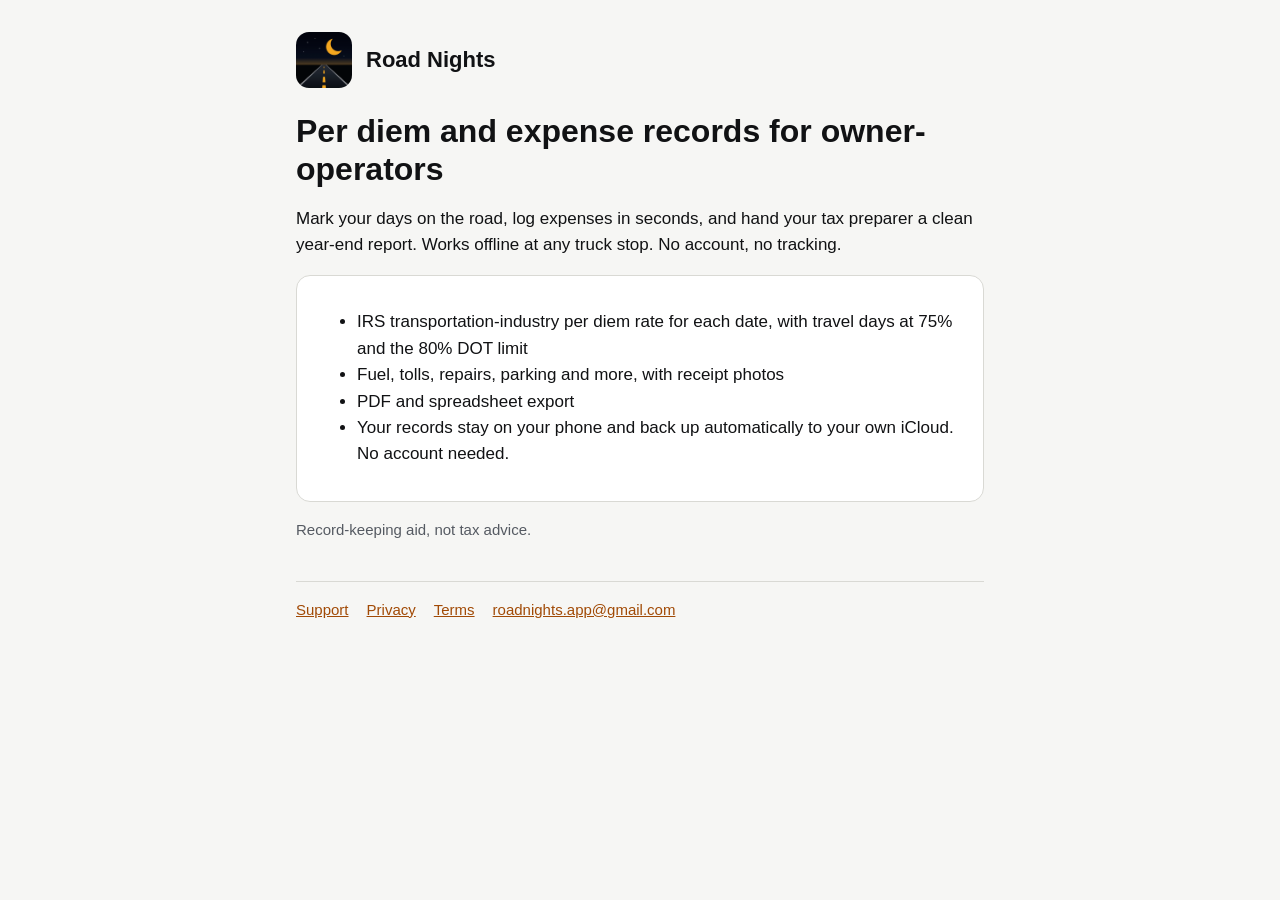
<file: index.html>
<!doctype html>
<html lang="en">
<head>
<meta charset="utf-8">
<meta name="viewport" content="width=device-width, initial-scale=1">
<title>Road Nights: Per Diem Tracker for Owner-Operators</title>
<meta name="description" content="Track days on the road and trucking expenses offline. IRS transportation per diem, calculated for you, with a year-end report for your tax preparer.">
<link rel="stylesheet" href="style.css">
</head>
<body>
<main>
<header><img src="icon.png" alt=""><a href="index.html">Road Nights</a></header>
<h1>Per diem and expense records for owner-operators</h1>
<p>Mark your days on the road, log expenses in seconds, and hand your tax preparer a clean year-end report. Works offline at any truck stop. No account, no tracking.</p>
<div class="card">
<ul>
<li>IRS transportation-industry per diem rate for each date, with travel days at 75% and the 80% DOT limit</li>
<li>Fuel, tolls, repairs, parking and more, with receipt photos</li>
<li>PDF and spreadsheet export</li>
<li>Your records stay on your phone and back up automatically to your own iCloud. No account needed.</li>
</ul>
</div>
<p class="muted">Record-keeping aid, not tax advice.</p>
<nav><a href="support.html">Support</a><a href="privacy.html">Privacy</a><a href="terms.html">Terms</a><a href="mailto:roadnights.app@gmail.com">roadnights.app@gmail.com</a></nav>
</main>
</body>
</html>
</file>
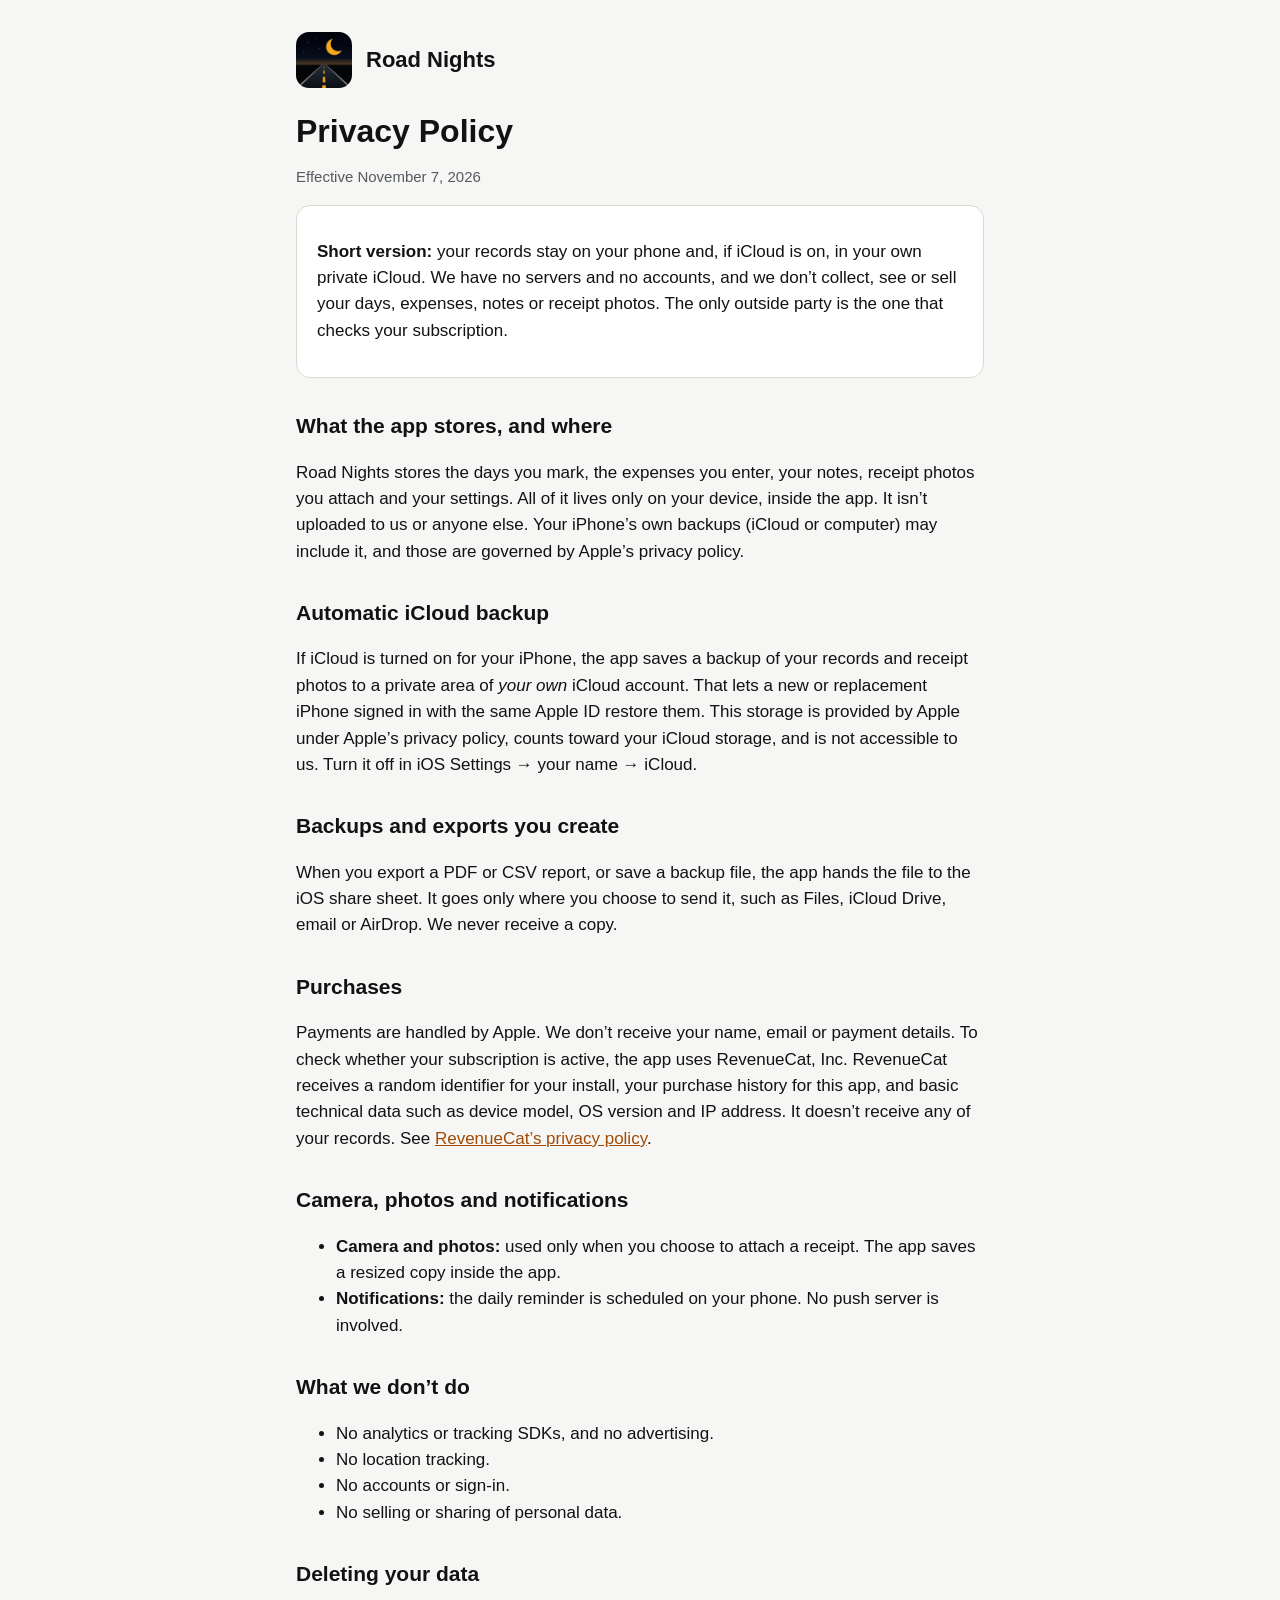
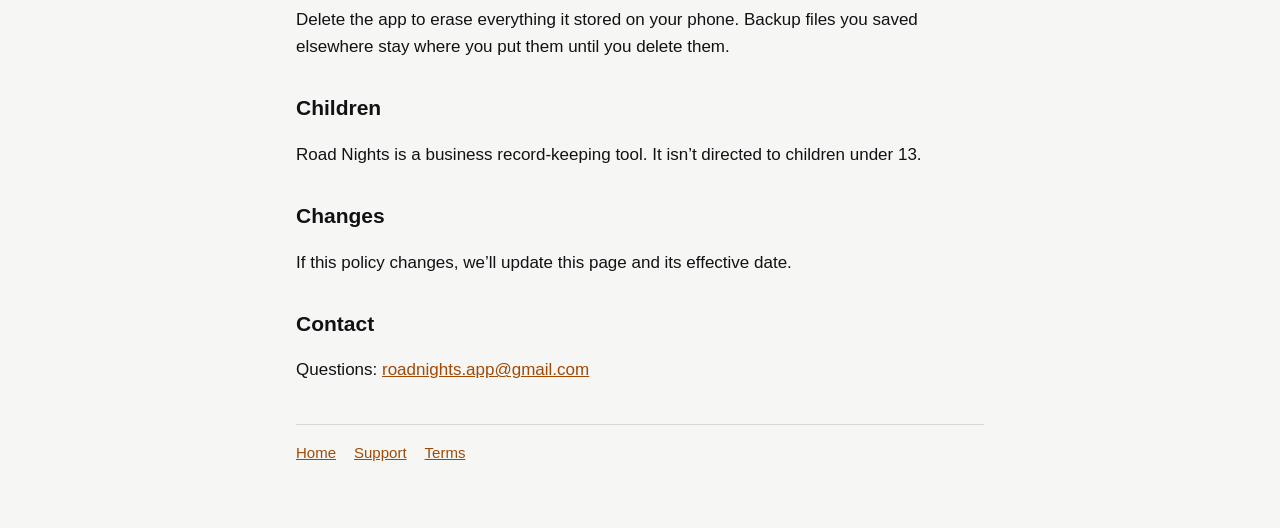
<file: privacy.html>
<!doctype html>
<html lang="en">
<head>
<meta charset="utf-8">
<meta name="viewport" content="width=device-width, initial-scale=1">
<title>Privacy Policy · Road Nights</title>
<link rel="stylesheet" href="style.css">
</head>
<body>
<main>
<header><img src="icon.png" alt=""><a href="index.html">Road Nights</a></header>
<h1>Privacy Policy</h1>
<p class="muted">Effective November 7, 2026</p>

<div class="card">
<p><strong>Short version:</strong> your records stay on your phone and, if iCloud is on, in your own private iCloud. We have no servers and no accounts, and we don’t collect, see or sell your days, expenses, notes or receipt photos. The only outside party is the one that checks your subscription.</p>
</div>

<h2>What the app stores, and where</h2>
<p>Road Nights stores the days you mark, the expenses you enter, your notes, receipt photos you attach and your settings. All of it lives only on your device, inside the app. It isn’t uploaded to us or anyone else. Your iPhone’s own backups (iCloud or computer) may include it, and those are governed by Apple’s privacy policy.</p>

<h2>Automatic iCloud backup</h2>
<p>If iCloud is turned on for your iPhone, the app saves a backup of your records and receipt photos to a private area of <em>your own</em> iCloud account. That lets a new or replacement iPhone signed in with the same Apple ID restore them. This storage is provided by Apple under Apple’s privacy policy, counts toward your iCloud storage, and is not accessible to us. Turn it off in iOS Settings → your name → iCloud.</p>

<h2>Backups and exports you create</h2>
<p>When you export a PDF or CSV report, or save a backup file, the app hands the file to the iOS share sheet. It goes only where you choose to send it, such as Files, iCloud Drive, email or AirDrop. We never receive a copy.</p>

<h2>Purchases</h2>
<p>Payments are handled by Apple. We don’t receive your name, email or payment details. To check whether your subscription is active, the app uses RevenueCat, Inc. RevenueCat receives a random identifier for your install, your purchase history for this app, and basic technical data such as device model, OS version and IP address. It doesn’t receive any of your records. See <a href="https://www.revenuecat.com/privacy">RevenueCat’s privacy policy</a>.</p>

<h2>Camera, photos and notifications</h2>
<ul>
<li><strong>Camera and photos:</strong> used only when you choose to attach a receipt. The app saves a resized copy inside the app.</li>
<li><strong>Notifications:</strong> the daily reminder is scheduled on your phone. No push server is involved.</li>
</ul>

<h2>What we don’t do</h2>
<ul>
<li>No analytics or tracking SDKs, and no advertising.</li>
<li>No location tracking.</li>
<li>No accounts or sign-in.</li>
<li>No selling or sharing of personal data.</li>
</ul>

<h2>Deleting your data</h2>
<p>Delete the app to erase everything it stored on your phone. Backup files you saved elsewhere stay where you put them until you delete them.</p>

<h2>Children</h2>
<p>Road Nights is a business record-keeping tool. It isn’t directed to children under 13.</p>

<h2>Changes</h2>
<p>If this policy changes, we’ll update this page and its effective date.</p>

<h2>Contact</h2>
<p>Questions: <a href="mailto:roadnights.app@gmail.com">roadnights.app@gmail.com</a></p>

<nav><a href="index.html">Home</a><a href="support.html">Support</a><a href="terms.html">Terms</a></nav>
</main>
</body>
</html>
</file>
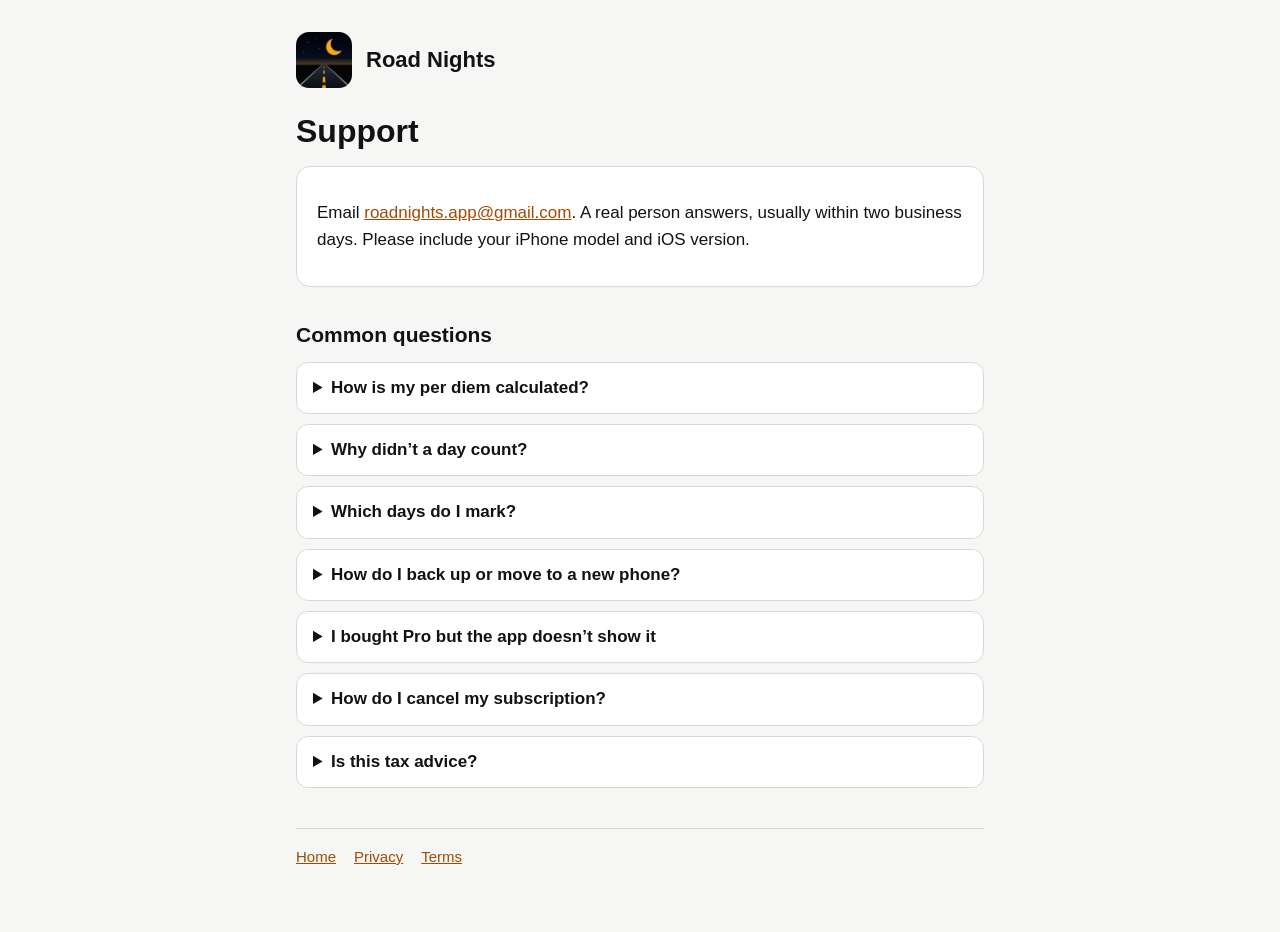
<file: support.html>
<!doctype html>
<html lang="en">
<head>
<meta charset="utf-8">
<meta name="viewport" content="width=device-width, initial-scale=1">
<title>Support · Road Nights</title>
<link rel="stylesheet" href="style.css">
</head>
<body>
<main>
<header><img src="icon.png" alt=""><a href="index.html">Road Nights</a></header>
<h1>Support</h1>
<div class="card">
<p>Email <a href="mailto:roadnights.app@gmail.com?subject=Road%20Nights%20support">roadnights.app@gmail.com</a>. A real person answers, usually within two business days. Please include your iPhone model and iOS version.</p>
</div>

<h2>Common questions</h2>

<details>
<summary>How is my per diem calculated?</summary>
<p>For each day you mark as on the road, Road Nights uses the IRS special meals-and-incidentals rate for the transportation industry in effect on that date: $80 a day in the continental US and $86 outside it for Oct 1, 2026 – Sep 30, 2027 (IRS Notice 2026-60). The days you leave and get back count at 75% by default. The deductible amount is 80% of the total, the limit for drivers under DOT hours-of-service rules. You can change these settings to match your tax preparer.</p>
</details>

<details>
<summary>Why didn’t a day count?</summary>
<p>Per diem requires being away overnight. A single day marked on the road with no day next to it looks like a day trip, so it’s flagged and not counted. Mark both the day you left and the day you got back.</p>
</details>

<details>
<summary>Which days do I mark?</summary>
<p>Every calendar day you were away from your tax home, including the day you left and the day you returned. Use “Select several days” to mark a whole trip at once.</p>
</details>

<details>
<summary>How do I back up or move to a new phone?</summary>
<p>If iCloud is on for your iPhone, Road Nights backs up automatically to your own iCloud: there’s nothing to do. On a new or replacement iPhone signed in with the same Apple ID, install Road Nights and it will offer to restore your records, receipts included. Check Settings → Backup in the app: it says when the last iCloud backup happened.</p>
<p>No iCloud? Use Settings → Backup → Save a backup file now and then, and keep it in Files or email it to yourself. Restore it with Settings → Backup → Restore… A restore replaces everything in the app with the backup.</p>
</details>

<details>
<summary>I bought Pro but the app doesn’t show it</summary>
<p>Open Settings in the app and tap Restore Purchases, signed in with the same Apple ID you bought with.</p>
</details>

<details>
<summary>How do I cancel my subscription?</summary>
<p>On your iPhone: Settings → your name → Subscriptions → Road Nights. Your records stay in the app either way.</p>
</details>

<details>
<summary>Is this tax advice?</summary>
<p>No. Road Nights is a record-keeping aid. Check your situation with a tax professional.</p>
</details>

<nav><a href="index.html">Home</a><a href="privacy.html">Privacy</a><a href="terms.html">Terms</a></nav>
</main>
</body>
</html>
</file>
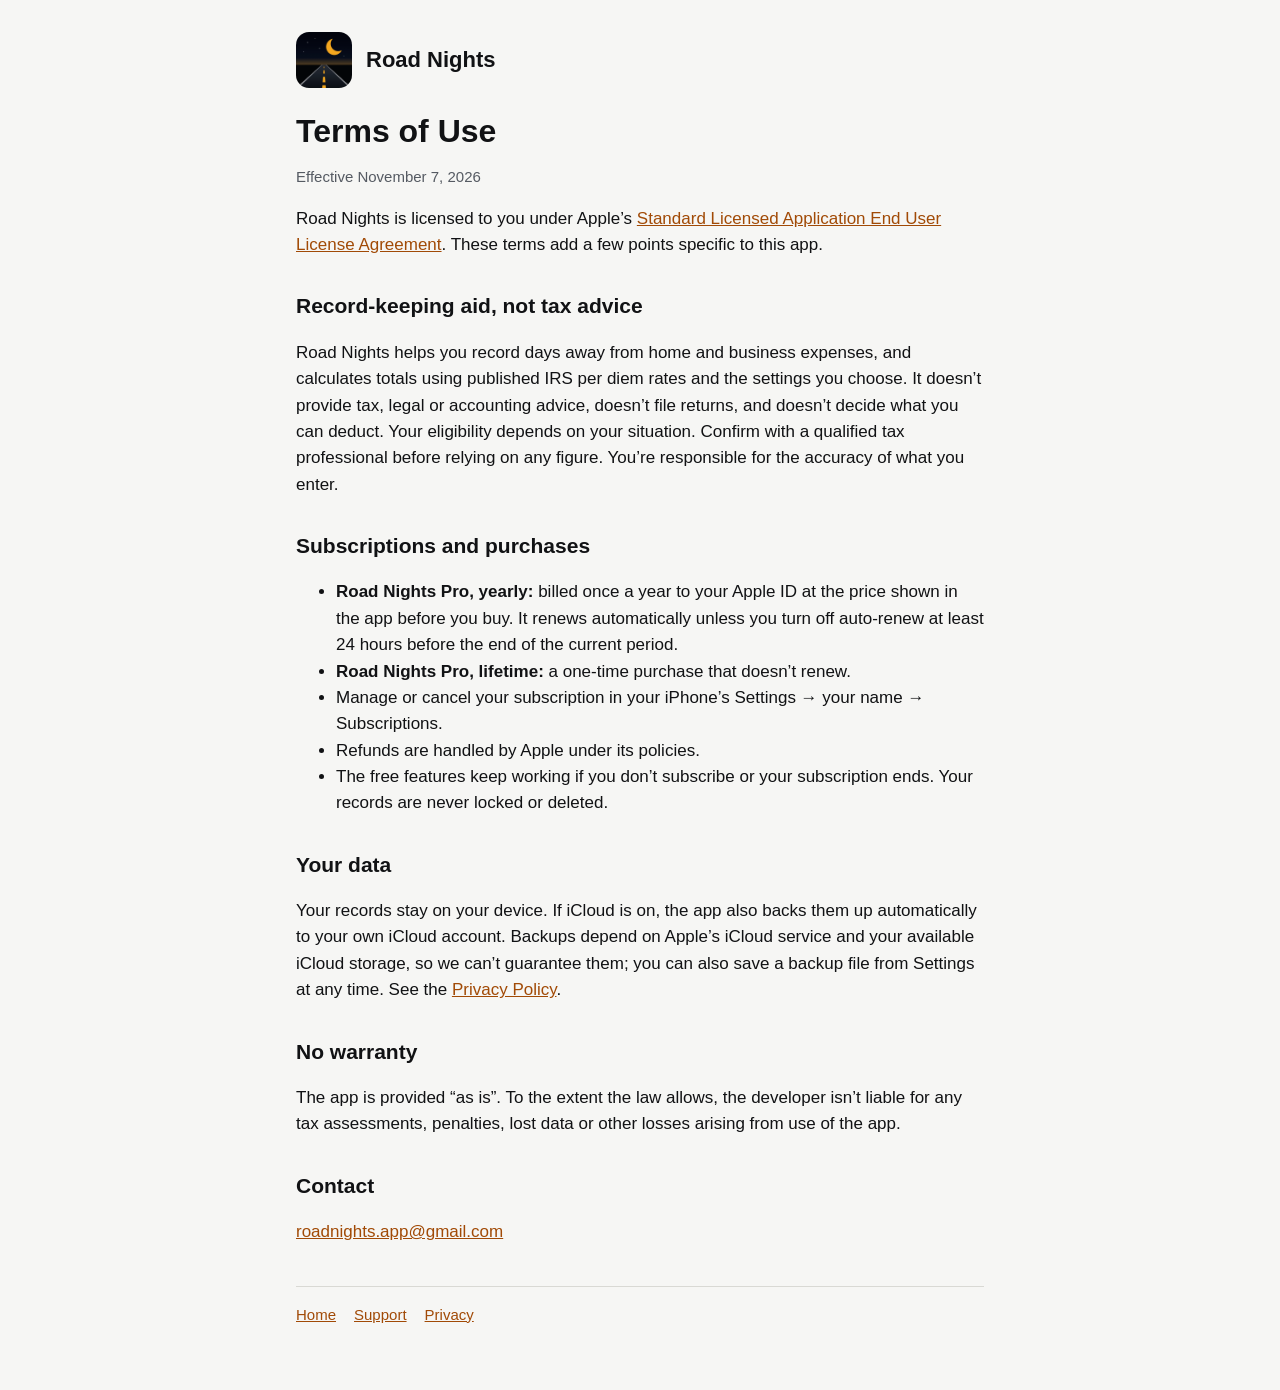
<file: terms.html>
<!doctype html>
<html lang="en">
<head>
<meta charset="utf-8">
<meta name="viewport" content="width=device-width, initial-scale=1">
<title>Terms of Use · Road Nights</title>
<link rel="stylesheet" href="style.css">
</head>
<body>
<main>
<header><img src="icon.png" alt=""><a href="index.html">Road Nights</a></header>
<h1>Terms of Use</h1>
<p class="muted">Effective November 7, 2026</p>

<p>Road Nights is licensed to you under Apple’s <a href="https://www.apple.com/legal/internet-services/itunes/dev/stdeula/">Standard Licensed Application End User License Agreement</a>. These terms add a few points specific to this app.</p>

<h2>Record-keeping aid, not tax advice</h2>
<p>Road Nights helps you record days away from home and business expenses, and calculates totals using published IRS per diem rates and the settings you choose. It doesn’t provide tax, legal or accounting advice, doesn’t file returns, and doesn’t decide what you can deduct. Your eligibility depends on your situation. Confirm with a qualified tax professional before relying on any figure. You’re responsible for the accuracy of what you enter.</p>

<h2>Subscriptions and purchases</h2>
<ul>
<li><strong>Road Nights Pro, yearly:</strong> billed once a year to your Apple ID at the price shown in the app before you buy. It renews automatically unless you turn off auto-renew at least 24 hours before the end of the current period.</li>
<li><strong>Road Nights Pro, lifetime:</strong> a one-time purchase that doesn’t renew.</li>
<li>Manage or cancel your subscription in your iPhone’s Settings → your name → Subscriptions.</li>
<li>Refunds are handled by Apple under its policies.</li>
<li>The free features keep working if you don’t subscribe or your subscription ends. Your records are never locked or deleted.</li>
</ul>

<h2>Your data</h2>
<p>Your records stay on your device. If iCloud is on, the app also backs them up automatically to your own iCloud account. Backups depend on Apple’s iCloud service and your available iCloud storage, so we can’t guarantee them; you can also save a backup file from Settings at any time. See the <a href="privacy.html">Privacy Policy</a>.</p>

<h2>No warranty</h2>
<p>The app is provided “as is”. To the extent the law allows, the developer isn’t liable for any tax assessments, penalties, lost data or other losses arising from use of the app.</p>

<h2>Contact</h2>
<p><a href="mailto:roadnights.app@gmail.com">roadnights.app@gmail.com</a></p>

<nav><a href="index.html">Home</a><a href="support.html">Support</a><a href="privacy.html">Privacy</a></nav>
</main>
</body>
</html>
</file>
<file: style.css>
:root { --bg:#F6F6F4; --card:#fff; --text:#111214; --muted:#555A62; --accent:#A14A06; --border:#D9D9D4; }
@media (prefers-color-scheme: dark) { :root { --bg:#0E0F11; --card:#1A1C1F; --text:#F2F3F5; --muted:#A8ADB4; --accent:#F5A524; --border:#33373C; } }
* { box-sizing: border-box; }
body { margin:0; background:var(--bg); color:var(--text); font:17px/1.55 -apple-system, BlinkMacSystemFont, "Segoe UI", Roboto, sans-serif; }
main { max-width: 720px; margin: 0 auto; padding: 32px 16px 64px; }
header { display:flex; align-items:center; gap:14px; margin-bottom:24px; }
header img { width:56px; height:56px; border-radius:13px; }
header a { color:var(--text); text-decoration:none; font-weight:700; font-size:22px; }
h1 { font-size:32px; line-height:1.2; margin:8px 0 4px; }
h2 { font-size:21px; margin:32px 0 8px; }
p, li { color:var(--text); }
.muted { color:var(--muted); font-size:15px; }
a { color:var(--accent); }
.card { background:var(--card); border:1px solid var(--border); border-radius:14px; padding:16px 20px; margin:16px 0; }
nav { display:flex; gap:18px; flex-wrap:wrap; margin-top:40px; padding-top:16px; border-top:1px solid var(--border); font-size:15px; }
details { background:var(--card); border:1px solid var(--border); border-radius:12px; padding:12px 16px; margin:10px 0; }
summary { font-weight:600; cursor:pointer; }
</file>
